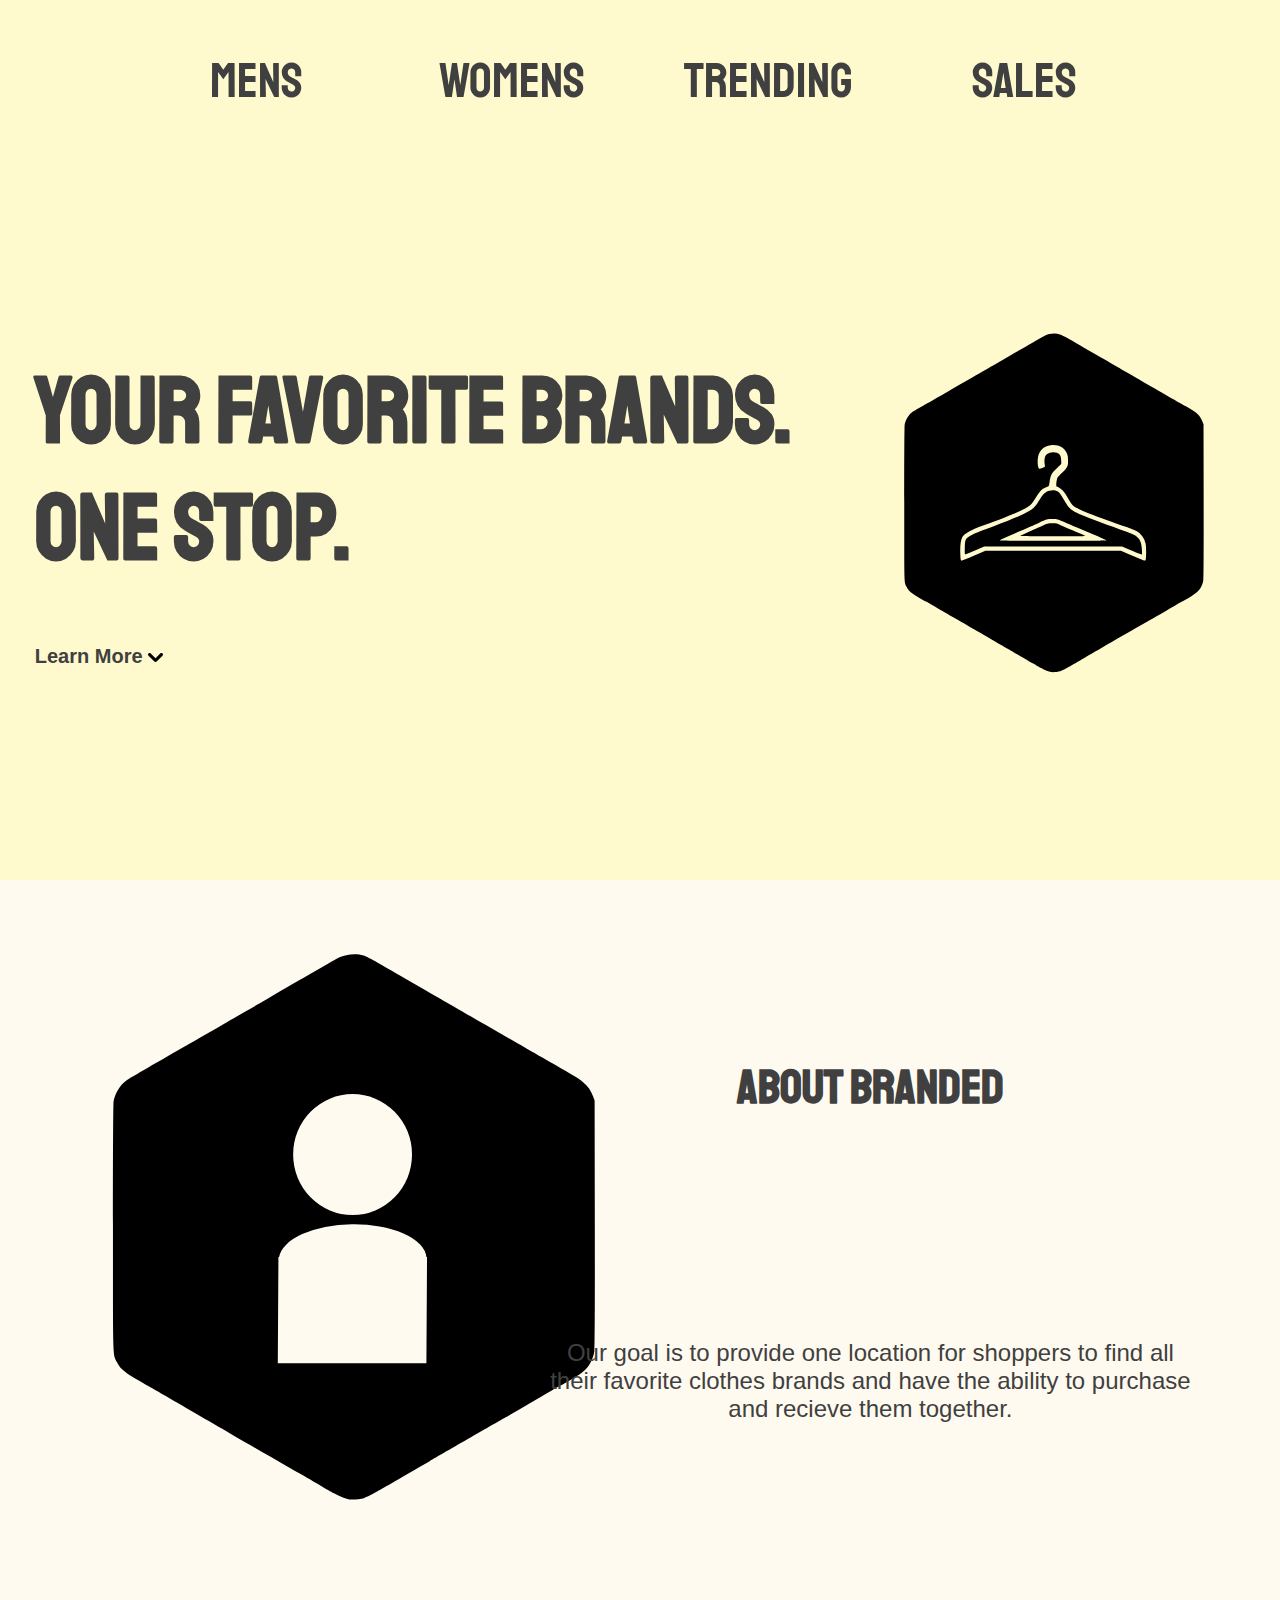
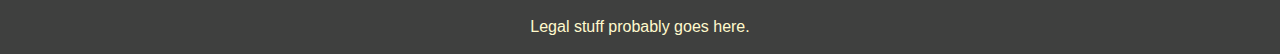
<file: templates/index.html>
<!DOCTYPE html>
<html>
    <head>
        <title>Branded | Home</title>
        <meta name="viewport" content="width=device-width, initial-scale=1.0">
        <link rel="stylesheet" type="text/css" href="../static/home.css">
        <link href="https://fonts.googleapis.com/css?family=Staatliches&display=swap" rel="stylesheet">
    </head>
    <body>
        <div id="container">
            <div id="header">
                <a href="mens">Mens</a>
                <a href="womens">Womens</a>
                <a href="trending">Trending</a>
                <a href="https://www.youtube.com/watch?v=dQw4w9WgXcQ">Sales</a>
            </div>
            <div id="split">
                <div>
                    <h3>Your Favorite Brands.</h3>
                    <h3>One Stop.</h3>
                    <button onclick="scrollToAbout()">
                        <b>Learn More</b>  <img id="buttonimg" src="/static/images/up-arrow-svgrepo-com (1).svg">
                    </button>
                </div>
                <div>
                    <img id="logo" src="../static/images/icon.svg">
                </div>
            </div>
            <div id="about">
                    <div id="aboutimage">
                        <img src="/static/images/about.svg">
                    </div>
                <div id="abouttext">
                    <h3>About Branded</h3>
                    <br>
                    <p>Our goal is to provide one location for shoppers to find all their favorite clothes brands and have the ability to purchase and recieve them together.</p>        
                </div>
                
            </div>
            <div id="footer">
                Legal stuff probably goes here.
            </div>
        </div>
        <script>
            function scrollToAbout(){
                document.getElementById('about').scrollIntoView({
                    behavior: "smooth"
                })
            }
        
        </script>
    </body>
</html>
</file>
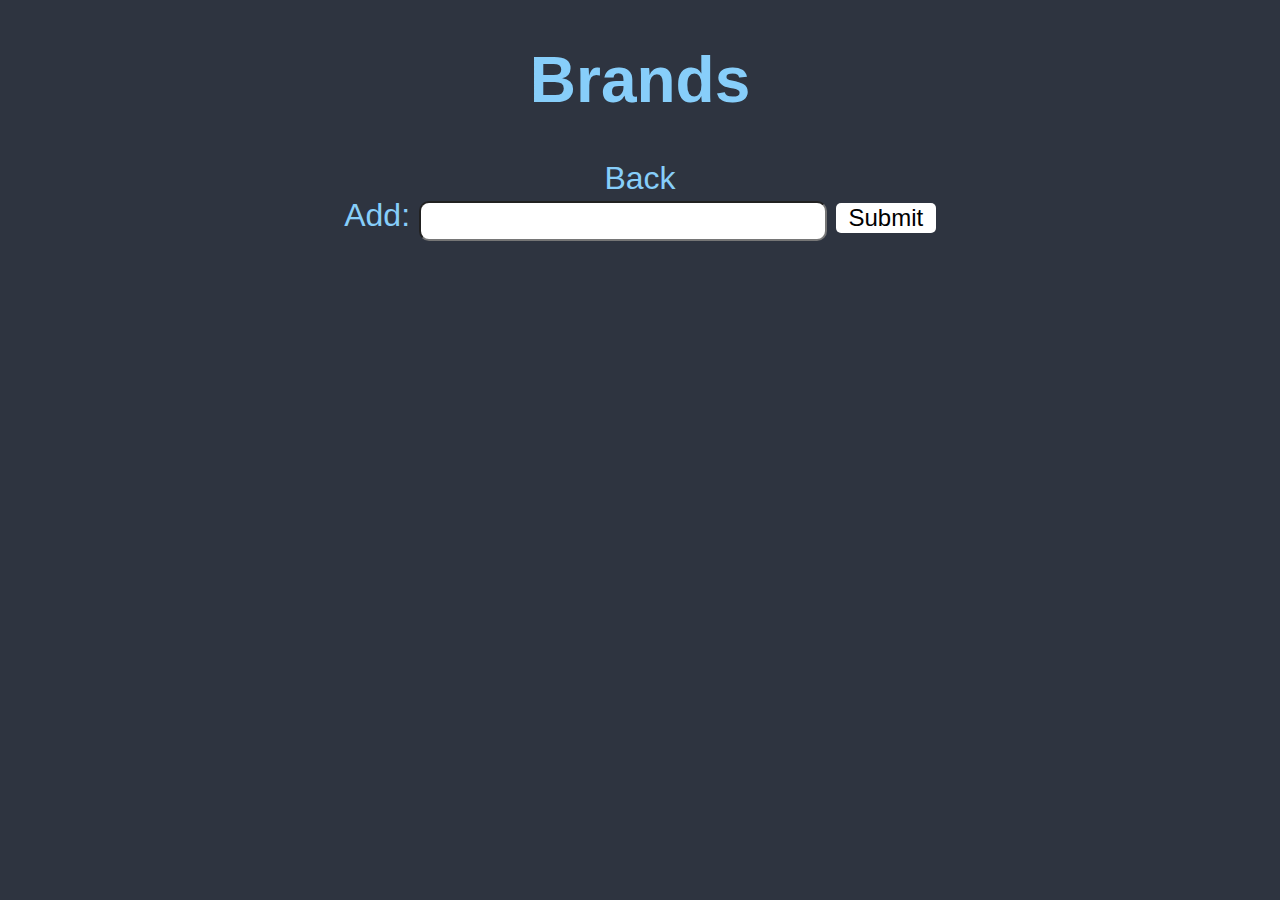
<file: templates/admin_brands.html>
<!DOCTYPE html>
<html>

<head>
    <title>Brands</title>
    <link rel="stylesheet" type="text/css" href="../static/admin.css">
</head>

<body onload="populate()">
    <div id="container">
        <div>
            <h1>Brands</h1>
            <a href="/admin">Back</a>
        </div>
        <div id="newproduct">
            Add: <input type="text" name="name" id="name" onkeypress="if(event.keyCode==13){submit()}">
            <button name="submit" onclick="submit()">Submit</button>
        </div>
        <br />
        <table>
            <tbody id="table">
            </tbody>
        </table>

        <script>
            const root = "http://localhost:3000/"


            function submit() {
                const Http = new XMLHttpRequest()
                const url = root + "api/brand/1"
                const body = {
                    name: document.getElementById("name").value
                }

                Http.open("POST", url)
                Http.send(JSON.stringify(body))
                document.getElementById("name").value = ""

                Http.onreadystatechange = function () {
                    populate()
                }

            }

            function deleteBrand(id) {
                const Http = new XMLHttpRequest()
                const url = root + "api/brand/" + id
                Http.open("DELETE", url)
                Http.send()
                
                Http.onreadystatechange = function(){
                    populate()
                }
            }

            function populate() {
                const Http = new XMLHttpRequest()
                const url = root + "api/brands"
                Http.open("GET", url)
                Http.send()

                Http.onreadystatechange = function () {
                    if (this.readyState == 4 && this.status == 200) {
                        let table = document.getElementById("table")
                        table.innerHTML = `
                                <tr class="tableHeader">
                                    <td>Brand Name</td>
                                    <td></td>
                                </tr>`

                        let data = JSON.parse(this.responseText)
                        for (let i = 0; i < data.length; i++) {
                            table.innerHTML += `
                                    <tr>
                                        <td>${data[i].name}</td>
                                        <td><button onclick="deleteBrand(${data[i].id})">Delete</button></td>
                                    </tr>`
                        }
                    }
                }
            }
        </script>

        <div id="products">

        </div>
    </div>
</body>

</html>
</file>
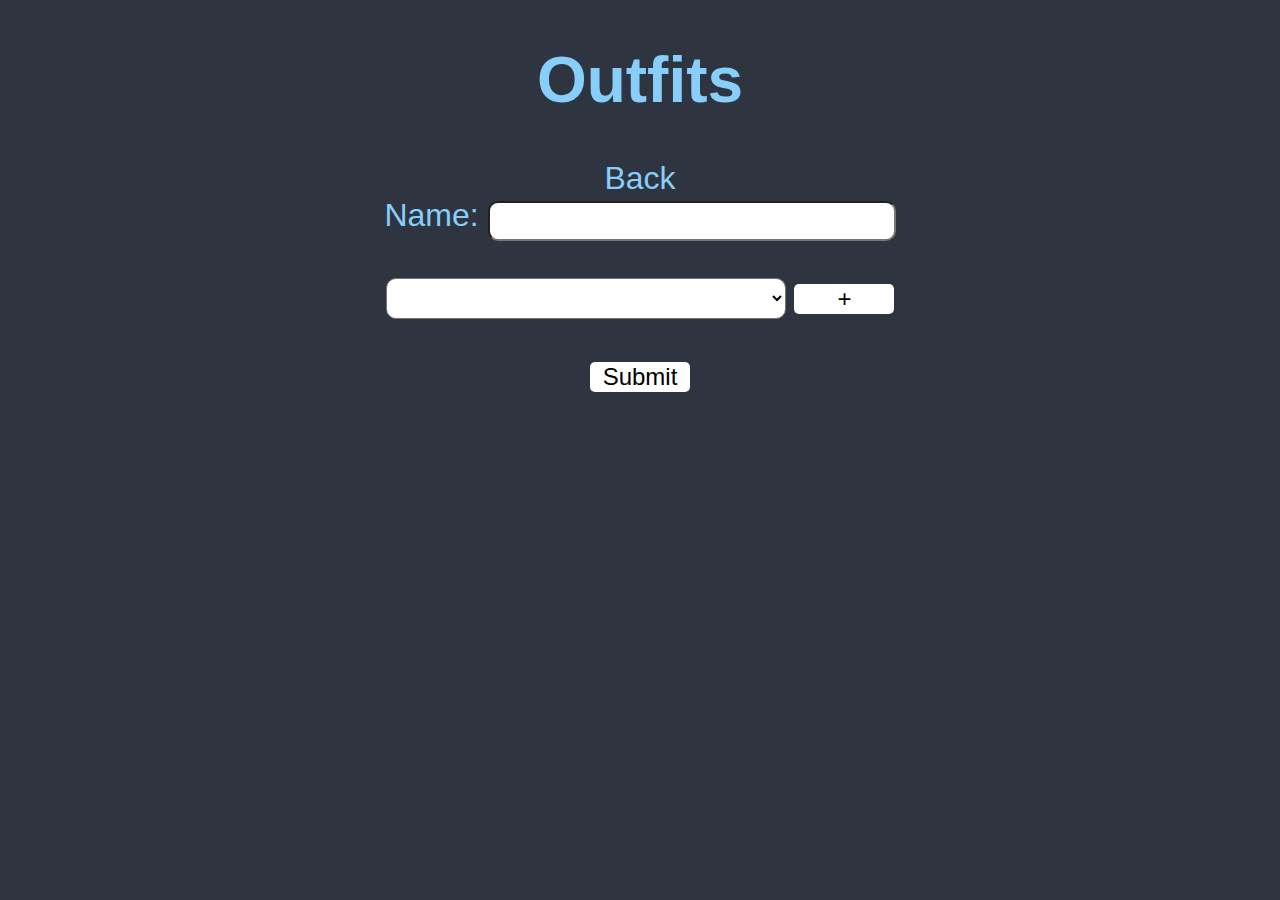
<file: templates/admin_outfits.html>
<!DOCTYPE html>
<html>
    <head>
        <link rel="stylesheet" type="text/css" href="/static/admin.css">
    </head>
    <body onload="populate()">
        <div id="container">
                <div>
                    <h1>Outfits</h1>
                    <a href="/admin">Back</a>
                </div>
                <div id="newoutfit">
                    Name: <input type="text" id="name"><br><br>
                    <select id="productselect"></select>
                    <button onclick="addProduct()">+</button><br><br>
                    <button onclick="submit()">Submit</button><br><br>
                    <div id="newproducts">

                    </div>
                </div>
                <table>
                    <tbody id="table">
                        
                    </tbody>
                </table>
        </div>
        <script>
            const root = "http://localhost:3000/"
            let products = []
            
            function populate(){
                const Http = new XMLHttpRequest()
                const url = root + "api/products"
                Http.open("GET", url)
                Http.send()

                Http.onreadystatechange = function(){
                    if(this.readyState==4 && this.status==200){
                        let data = JSON.parse(Http.responseText)
                        let select = document.getElementById("productselect")
                        select.innerHTML = ""

                        for (let i=0; i<data.length; i++){
                            select.innerHTML += `<option value="${data[i].id}">${data[i].name}</option>`
                        }
                    }
                }

                const Http2 = new XMLHttpRequest()
                const url2 = root + "api/outfits"
                Http2.open("GET", url2)
                Http2.send()

                Http2.onreadystatechange = function(){
                    if(this.readyState==4 && this.status==200){
                        let data2 = JSON.parse(Http2.responseText)
                        let table = document.getElementById("table")
                        table.innerHTML = `
                            <tr class="tableHeader">
                                <td>Name</td>
                                <td>Items</td>
                            </tr>`

                        for (let i=0; i<data2.length; i++){
                            table.innerHTML += `
                                <tr>
                                    <td>${data2[i].name}</td>
                                    <td>${data2[i].items.map(x => x.product.name).join(", ")}</td>
                                    <td><button onclick="deleteOutfit(${data2[i].id})">Delete</button>
                                </tr>`
                        }
                    }
                }
            }

            function addProduct(){
                let id = document.getElementById("productselect").value

                const Http = new XMLHttpRequest()
                const url = root + "api/product/" + id
                Http.open("GET", url)
                Http.send()

                Http.onreadystatechange = function(){
                    if(this.readyState==4 && this.status==200){
                        let data = JSON.parse(Http.responseText)
                        products.push(data.id)
                        document.getElementById("newproducts").innerHTML += `<p>${data.name}</p>`
                    }
                }
            }

            function submit(){

                const Http = new XMLHttpRequest()
                const url = root + 'api/outfit/1'

                const body = {
                    name: document.getElementById("name").value,
                    productIDs: products
                }

                Http.open("POST", url)
                Http.send(JSON.stringify(body))

                Http.onreadystatechange = function(){
                    populate()
                }
            }

            function deleteOutfit(id){
                const Http = new XMLHttpRequest()
                const url = root + "api/outfit/" + id
                Http.open("DELETE", url)
                Http.send()

                Http.onreadystatechange = function(){
                    populate()
                }
            }


        </script>
    </body>
</html>
</file>
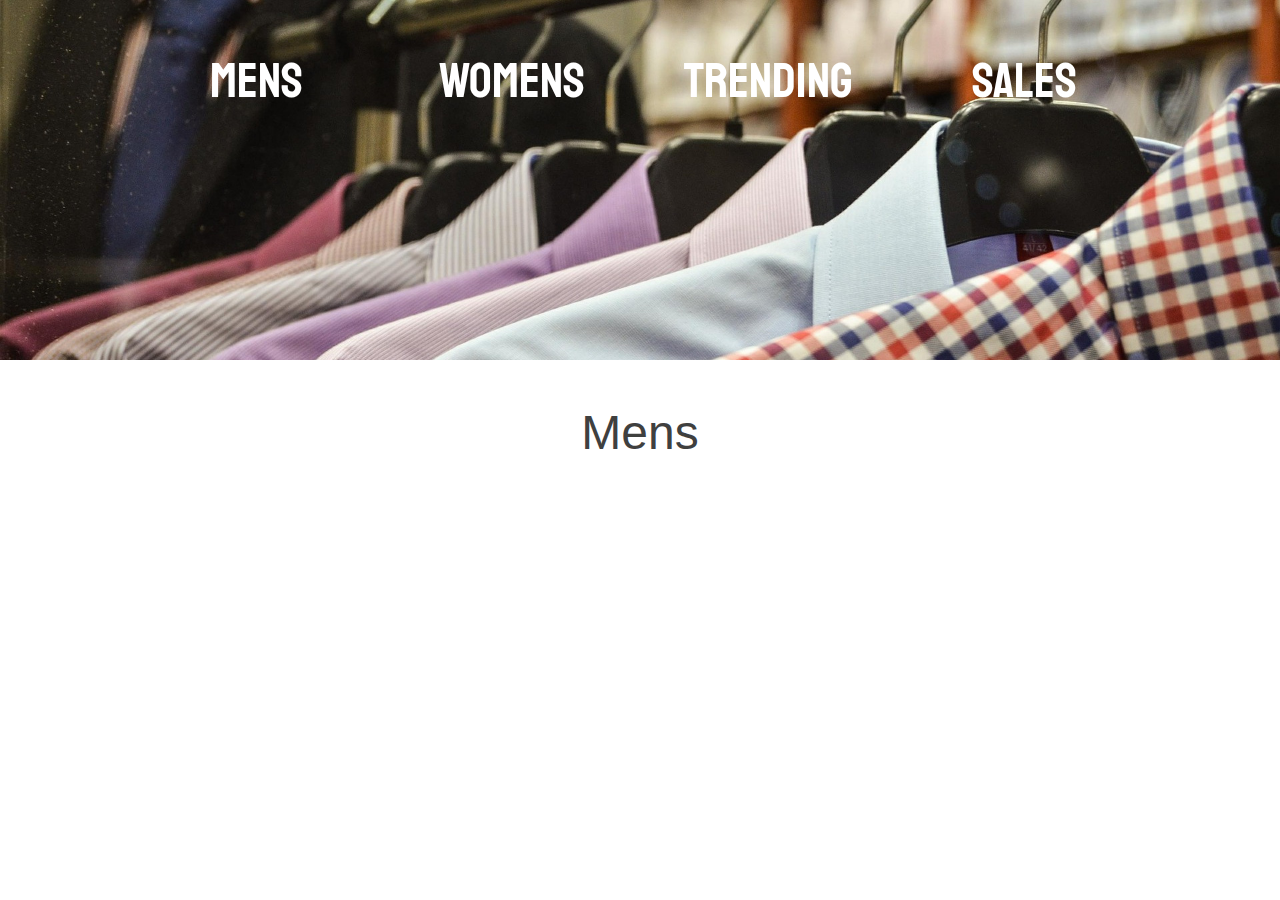
<file: templates/mens.html>
<!DOCTYPE html>
<html>
    <head>
        <title>Branded | Mens</title>
        <link rel="stylesheet" type="text/css" href="../static/store.css">
        <link href="https://fonts.googleapis.com/css?family=Staatliches&display=swap" rel="stylesheet">

        <meta name="viewport" content="width=device-width, initial-scale=1.0">
    </head>
    <body>
        <div id="container">
            <div id="header">
                <a href="mens">Mens</a>
                <a href="womens">Womens</a>
                <a href="trending">Trending</a>
                <a href="https://www.youtube.com/watch?v=dQw4w9WgXcQ">Sales</a>
            </div>
            <div id="pageImg"></div>
            <div id="title">Mens</div>
            
            <div id="content">
            </div>
            <script>
                let itemContainer = document.getElementById("content")

                const Http = new XMLHttpRequest()
                const url = "http://localhost:3000/api/products"
                Http.open("GET", url)
                Http.send()

                Http.onreadystatechange=function(){
                    if(this.readyState==4 && this.status==200){
                        let data = JSON.parse(Http.responseText)
                        populateItems(data)
                    }
                }

                function currencyFormat(num) {
                    return num.toFixed(2).replace(/(\d)(?=(\d{3})+(?!\d))/g, '$1,')
                    }

                function populateItems(data){
                    for(let i=0; i<data.length; i++){
                        if(data[i].category == "Mens"){
                            itemContainer.innerHTML += `
                            <div class="item" id="product${data[i].id}">
                                <img src="/static/images/products/${data[i].imagePath}">
                                <div class="info">
                                    <img src="/static/images/up-arrow-svgrepo-com (1).svg" onclick="toggleCard(${data[i].id})">
                                    <div class="oneline">
                                        <div>
                                            <div class="product">${data[i].name}</div>
                                            <div class="brand">${data[i].brand.name}</div>
                                        </div>
                                        <div class="price">${currencyFormat(data[i].price)}</div>
                                    </div>
                                    <br>
                                    <div class="description hidden" id="productDescription${data[i].id}">${data[i].description}</div>
                                    <button class="buy">Buy Now</button>
                                </div>
                            </div>`
                        }
                    }
                }

                function toggleCard(id){
                    let card = document.getElementById("product" + id)
                    let description = document.getElementById("productDescription" + id)

                    if(card.className == "item"){
                        card.className = "item expanded"
                        description.className = "description"  
                    }else{
                        card.className = "item"
                        description.className = "description hidden"
                    }
                }
            </script>
            </div>
        </div>
    </body>
</html>
</file>
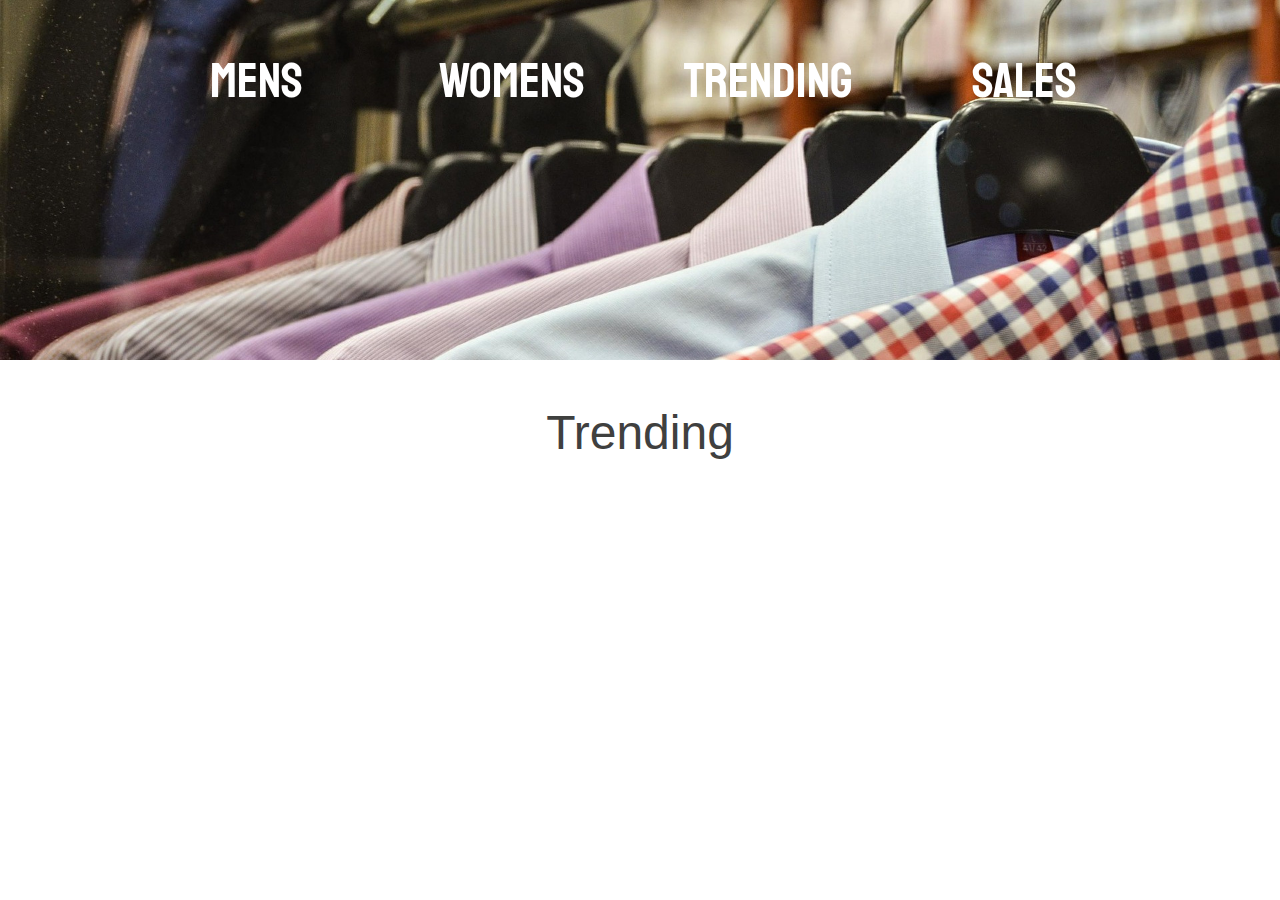
<file: templates/trending.html>
<!DOCTYPE html>
<html>
    <head>
        <title>Branded | Trending</title>
        <link rel="stylesheet" type="text/css" href="../static/store.css">
        <link href="https://fonts.googleapis.com/css?family=Staatliches&display=swap" rel="stylesheet">

        <meta name="viewport" content="width=device-width, initial-scale=1.0">
    </head>
    <body>
        <div id="container">
            <div id="header">
                <a href="mens">Mens</a>
                <a href="womens">Womens</a>
                <a href="trending">Trending</a>
                <a href="https://www.youtube.com/watch?v=dQw4w9WgXcQ">Sales</a>
            </div>
            <div id="pageImg"></div>
            <div id="title">Trending</div>
            
            <div id="content">
            </div>
            <script>
                let itemContainer = document.getElementById("content")

                const Http = new XMLHttpRequest()
                const url = "http://localhost:3000/api/products"
                Http.open("GET", url)
                Http.send()

                Http.onreadystatechange=function(){
                    if(this.readyState==4 && this.status==200){
                        let data = JSON.parse(Http.responseText)
                        populateItems(data)
                    }
                }

                function currencyFormat(num) {
                    return num.toFixed(2).replace(/(\d)(?=(\d{3})+(?!\d))/g, '$1,')
                    }

                function populateItems(data){
                    for(let i=0; i<data.length; i++){
                        if(data[i].trending == true){
                            itemContainer.innerHTML += `
                            <div class="item" id="product${data[i].id}">
                                <img src="/static/images/products/${data[i].imagePath}">
                                <div class="info">
                                    <img src="/static/images/up-arrow-svgrepo-com (1).svg" onclick="toggleCard(${data[i].id})">
                                    <div class="oneline">
                                        <div>
                                            <div class="product">${data[i].name}</div>
                                            <div class="brand">${data[i].brand.name}</div>
                                        </div>
                                        <div class="price">${currencyFormat(data[i].price)}</div>
                                    </div>
                                    <br>
                                    <div class="description hidden" id="productDescription${data[i].id}">${data[i].description}</div>
                                    <button class="buy">Buy Now</button>
                                </div>
                            </div>`
                        }
                    }
                }

                function toggleCard(id){
                    let card = document.getElementById("product" + id)
                    let description = document.getElementById("productDescription" + id)

                    if(card.className == "item"){
                        card.className = "item expanded"
                        description.className = "description"
                    }else{
                        card.className = "item"
                        description.className = "description hidden"
                    }
                }
            </script>
            </div>
        </div>
    </body>
</html>
</file>
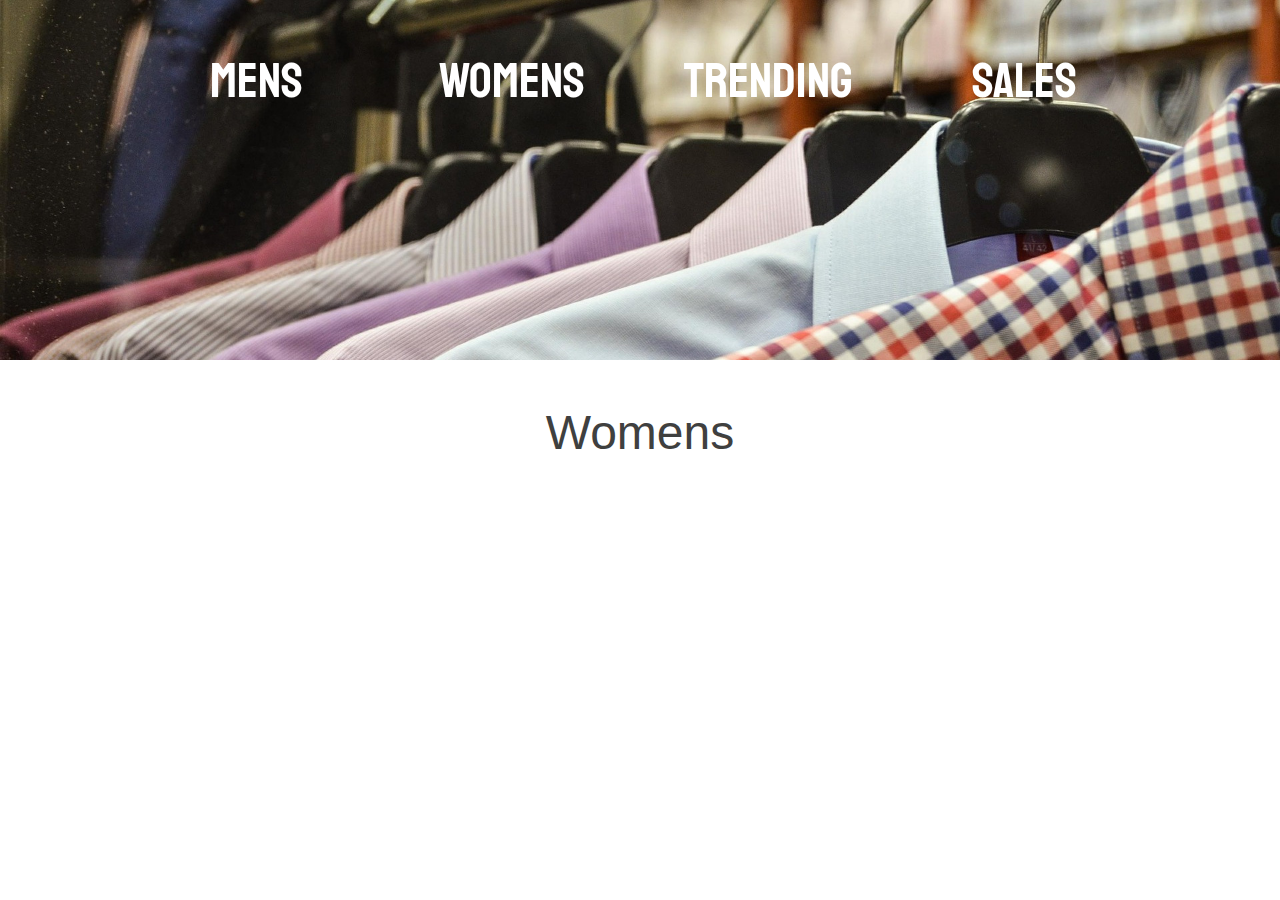
<file: templates/womens.html>
<!DOCTYPE html>
<html>

<head>
    <title>Branded | Womens</title>
    <link rel="stylesheet" type="text/css" href="../static/store.css">
    <link href="https://fonts.googleapis.com/css?family=Staatliches&display=swap" rel="stylesheet">

    <meta name="viewport" content="width=device-width, initial-scale=1.0">
</head>

<body>
    <div id="container">
        <div id="header">
            <a href="mens">Mens</a>
            <a href="womens">Womens</a>
            <a href="trending">Trending</a>
            <a href="https://www.youtube.com/watch?v=dQw4w9WgXcQ">Sales</a>
        </div>
        <div id="pageImg"></div>
        <div id="title">Womens</div>

        <div id="content">
        </div>
        <script>
            let itemContainer = document.getElementById("content")

            const Http = new XMLHttpRequest()
            const url = "http://localhost:3000/api/products"
            Http.open("GET", url)
            Http.send()

            Http.onreadystatechange = function () {
                if (this.readyState == 4 && this.status == 200) {
                    let data = JSON.parse(Http.responseText)
                    populateItems(data)
                }
            }

            function currencyFormat(num) {
                return num.toFixed(2).replace(/(\d)(?=(\d{3})+(?!\d))/g, '$1,')
            }

            function populateItems(data) {
                for (let i = 0; i < data.length; i++) {
                    if (data[i].category == "Womens") {
                        itemContainer.innerHTML += `
                            <div class="item" id="product${data[i].id}">
                                <img src="/static/images/products/${data[i].imagePath}">
                                <div class="info">
                                    <img src="/static/images/up-arrow-svgrepo-com (1).svg"
                                        onclick="toggleCard(${data[i].id})">
                                    <div class="oneline">
                                        <div>
                                            <div class="product">${data[i].name}</div>
                                            <div class="brand">${data[i].brand.name}</div>
                                        </div>
                                        <div class="price">${currencyFormat(data[i].price)}</div>
                                    </div>
                                    <br>
                                    <div class="description hidden" id="productDescription${data[i].id}">
                                        ${data[i].description}</div>
                                    <button class="buy">Buy Now</button>
                                </div>
                            </div>`
                    }
                }
            }

            function toggleCard(id) {
                let card = document.getElementById("product" + id)
                let description = document.getElementById("productDescription" + id)

                if (card.className == "item") {
                    card.className = "item expanded"
                    description.className = "description"
                } else {
                    card.className = "item"
                    description.className = "description hidden"
                }
            }
        </script>
    </div>
    </div>
</body>

</html>
</file>
<file: static/home.css>
*{
    padding: 0;
    margin: 0;
    border: none;
    box-sizing: border-box;
    color: #3F403F;
}

html {
    scroll-behavior: smooth;
  }
  
body{
    background-color: lemonchiffon;
    margin: none;
    padding: none;
    width: 100vw;
    overflow-x:hidden
}


a{
    text-decoration: none;
}

#container{
    display: flex;
    flex-direction: column;
}


#header{
    height: 10vh;
    width: 100vw;
    position: relative;
    display: flex;
    flex-direction: row;
    justify-content: space-around;
    padding: 5rem 10vw;
    z-index: 1;
}

#header a{
    font-size: 50px;
    text-decoration: none;
    width: 100%;
    align-self: center;
    font-family: 'Staatliches', sans-serif;
    text-align: center;
}

#header a:hover{
    text-decoration: underline;
}

#split{
    display: flex;
    flex-direction: row;
    height:80vh;
    width:100vw;
    justify-content: space-around;
    align-items: center;
}

#split div{
    font-family: 'Staatliches', sans-serif;
    font-size: 5em;
    word-break: break-all;
    word-wrap: break-word;
}

#split div button{
    font-family: sans-serif;
    font-size: 20px;
    background: none;
    outline:none !important;
}

#split div button:hover{
    cursor: pointer;
    
}

#logo{
    width: 30vw;
    justify-self: baseline;
    position: relative;
}

#about{
    background-color: floralwhite;
    height: 80vh;
    display: flex;
    flex-direction: row;
    justify-content: space-around;
    align-content: center;
    text-align: center;
    padding: 5% 0 5% 2%;
    overflow: hidden;
}

#abouttext{
    word-wrap: break-word;
    padding: 5%;
    width:60vw;
    display: flex;
    flex-direction: column;
    justify-content: space-around;
}

#aboutimage{
    width:30vw;
}

#about h3{
    font-family: 'Staatliches', sans-serif;
    font-size: 3em;
}

#about p{
    font-family: Arial, Helvetica, sans-serif;
    font-size: 1.5em;
}

#buttonimg{
    -webkit-transform:rotate(180deg);
    -moz-transform: rotate(180deg);
    -ms-transform: rotate(180deg);
    -o-transform: rotate(180deg);
    transform: rotate(180deg);
    height: 15px;
    position: relative;
    top: 2px;
}

#footer{
    width:100vw;
    height:6vh;
    background-color: #3F403F;
    text-align: center;
    vertical-align: center;
    color: lemonchiffon;
    font-family: sans-serif;
    display: flex;
    justify-content: center;
    align-content: center;
    justify-items: center;
    align-items: center;
}
</file>
<file: static/admin.css>
#container {
    display: flex;
    flex-direction: column;
    justify-content: space-around;
    align-items: center;
    height: 100%;
    color: lightskyblue;
    font-family: sans-serif;
    font-size: 2em;
    border: none;
    outline: none;
    text-align: center;
}

body {
    background-color: #2e3440;
    padding: 0;
    margin: 0;
}

.biglink {
    text-decoration: none;
    color: lightskyblue;
    font-family: sans-serif;
    font-size: 5em;
}

input[type="text"] {
    height: 2em;
    border-radius: 10px;
    width: 400px;
    padding: 2px;
    font-size: 1rem;
}

button {
    width: 100px;
    font-size: 1.5rem;
    border: none;
    background-color: white;
    border-radius: 5px;
}

button:hover {
    cursor: pointer;
    background-color: lightskyblue;
}

a {
    color: inherit;
    text-decoration: none;
}

td {
    color: white;
    padding: 15px;
}

.tableHeader td {
    padding-bottom: 5px;
    color: lightskyblue;
    border-bottom: 1px solid lightskyblue;
}

select {
    background-color: white;
    width: 400px;
    font-size: 1.5rem;
    border-radius: 10px;
    padding: 5px;
}

input[type="checkbox"] {
    background-color: white;
    font-size: 1.5rem;
}

.inputfile {
    width: 0.1px;
    height: 0.1px;
    opacity: 0;
    overflow: hidden;
    position: absolute;
    z-index: -1;
}

.filelabel {
    background-color: white;
    padding: 5px;
    color: black;
    width: 100px;
    font-size: 1.5rem;
    border: none;
    background-color: white;
    border-radius: 5px;
}

.filelabel:hover {
    background-color: lightskyblue;
    cursor: pointer;
}

textarea {
    background-color: white;
    font-size: 0.5em;
    width: 500px;
    height: 100px;
}

#error {
    color: lightcoral;
}

td img {
    height: 65px;
    width: 80px;
}
</file>
<file: static/store.css>
*{
    padding: 0;
    margin: 0;
    border: none;
    box-sizing: border-box;
    color: #3F403F;
}

a{
    text-decoration: none;
}

#container{
    display: flex;
    flex-direction: column;
}

#logo{
    height:50px;
    position: fixed;
    width: 50px;
}

#header{
    height: 10vh;
    width: 100vw;
    position: fixed;
    display: flex;
    flex-direction: row;
    justify-content: space-around;
    padding: 5rem 10vw;
    z-index: 1;
}

#header a{
    color: white;
    font-size: 50px;
    font-family: sans-serif;
    text-decoration: none;
    width: 100%;
    align-self: center;
    text-align: center;
    font-family: 'Staatliches', cursive;
}

#header a:hover{
    cursor: pointer;
    text-decoration: underline;
}

#header a svg{
    height: 100px;
    align-self: center;
    fill: white;
}

#pageImg{
    height: 40vh;
    background-image: url('/static/images/shirts.jpg');
    background-size: cover;
    background-position: 50% 50%;
    z-index: -1;
}

#title{
    font-size: 3em;
    align-self: center;
    font-family: sans-serif;
    width: 100%;
    padding-top: 5vh;
    text-align: center;
    background-color: white;
    z-index: 1;
}

#content{
    position: relative;
    display: flex;
    flex-direction: row;
    justify-content: space-evenly;
    flex-wrap: wrap;
    padding-top: 5vh;
    z-index: 1;
    background-color: white;
}

.item{
    width: 400px;
    height: 500px;
    margin: 20px;
    border-radius: 20px;
    border: 1px solid #FF715B;
    overflow: hidden;
    box-shadow: 2px 2px 5px lightgray;
}

.item:hover{
    cursor: pointer;
    
}

.item img{
    width: 100%;
    height: 325px;
    border-bottom: 1px solid #FF715B;
    transition: height 1s, opacity .9s;
    opacity: 100;
}

.item .info{
    height: 175px;
    padding: 30px 20px;
    display: flex;
    flex-direction: column;
    justify-content: space-between;
    transition: height 1s;
}

.item.expanded .info{
    height: 500px;
}

.item .info img, .item.expanded .info img{
    height: 15px;
    border: none;
    position: relative;
    top: 0;
    opacity: 100;
}

.item.expanded .info img{
    -webkit-transform:rotate(180deg);
    -moz-transform: rotate(180deg);
    -ms-transform: rotate(180deg);
    -o-transform: rotate(180deg);
    transform: rotate(180deg);
}


.item.expanded img{
    height: 0;
    border-bottom: none;
    opacity: 0;
}

.item .description.hidden{
    height:0px;
    opacity: 0;
}

.item .description{
    height: auto;
    transition: height 1s, opacity 1s;
    opacity: 100;

    font-family: sans-serif;
    color: #7F807F;
}

.item .info .oneline{
    display: flex;
    justify-content: space-between;
}

.item .info .product{
    font-size: 25px;
    font-family: sans-serif;
}

.item .info .brand{
    font-family: sans-serif;
    color: #7F807F;
}

.item .info .review{
    color: #D5B942;
    font-size: 20px;
    font-family: sans-serif;
}

.item .info .price{
    font-family: sans-serif;
    font-size: 30px;
    text-align: center;
}

.item .info .buy{
    height: 0;
    opacity: 0;
    transition: height 1s, opacity .2s;

    width: 100px;
    background-color: #90ee90;
    color: green;
    align-self:center;
    border-radius: 5px;
    box-shadow: 2px 2px 2px lightgray;
    outline: none !important;
}

.item .info .buy:hover{
    cursor: pointer;
    background-color: #70ce70;
}

.item.expanded .info .buy{
    height: 50px;
    opacity: 100;
}
</file>
